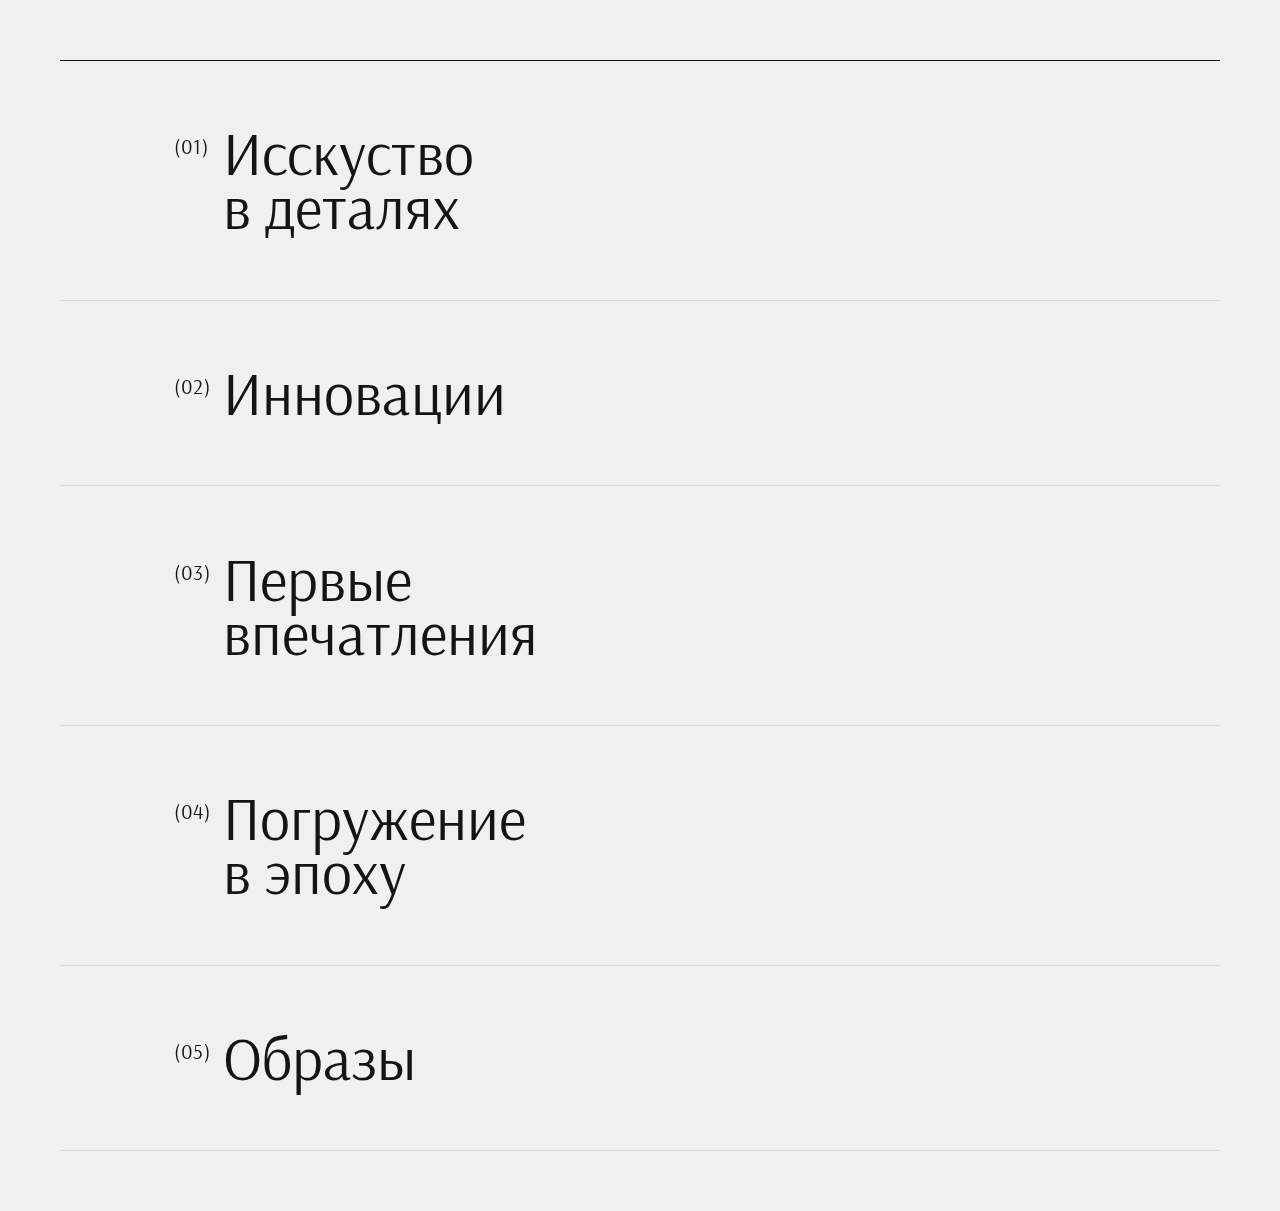
<file: CursorArt/project/index.html>
<!DOCTYPE html>
<html lang="en">
<head>
    <meta charset="UTF-8">
    <meta name="viewport" content="width=device-width, initial-scale=1.0">
    <title>Document</title>
    <link rel="stylesheet" href="css/main.css">
    <script src="js/app.js" defer></script>
</head>
<body>
    

    <div class="magic-list">

        <a href="#" class="magic-list__item">
            <div class="magic-list__header">Исскуство в деталях</div>
            <div class="cursor">
                <div class="cursor__image" style="background-image: url(img/1.jpg)"></div>
            </div>
        </a>
        <a href="#" class="magic-list__item">
            <div class="magic-list__header">Инновации</div>
            <div class="cursor">
                <div class="cursor__image" style="background-image: url(img/2.jpg)"></div>
            </div>
        </a>
        <a href="#" class="magic-list__item">
            <div class="magic-list__header">Первые впечатления</div>
            <div class="cursor">
                <div class="cursor__image" style="background-image: url(img/3.jpg)"></div>
            </div>
        </a>
        <a href="#" class="magic-list__item">
            <div class="magic-list__header">Погружение в эпоху</div>
            <div class="cursor">
                <div class="cursor__image" style="background-image: url(img/4.jpg)"></div>
            </div>
        </a>
        <a href="#" class="magic-list__item">
            <div class="magic-list__header">Образы</div>
            <div class="cursor">
                <div class="cursor__image" style="background-image: url(img/5.jpg)"></div>
            </div>
        </a>

    </div>




</body>
</html>
</file>
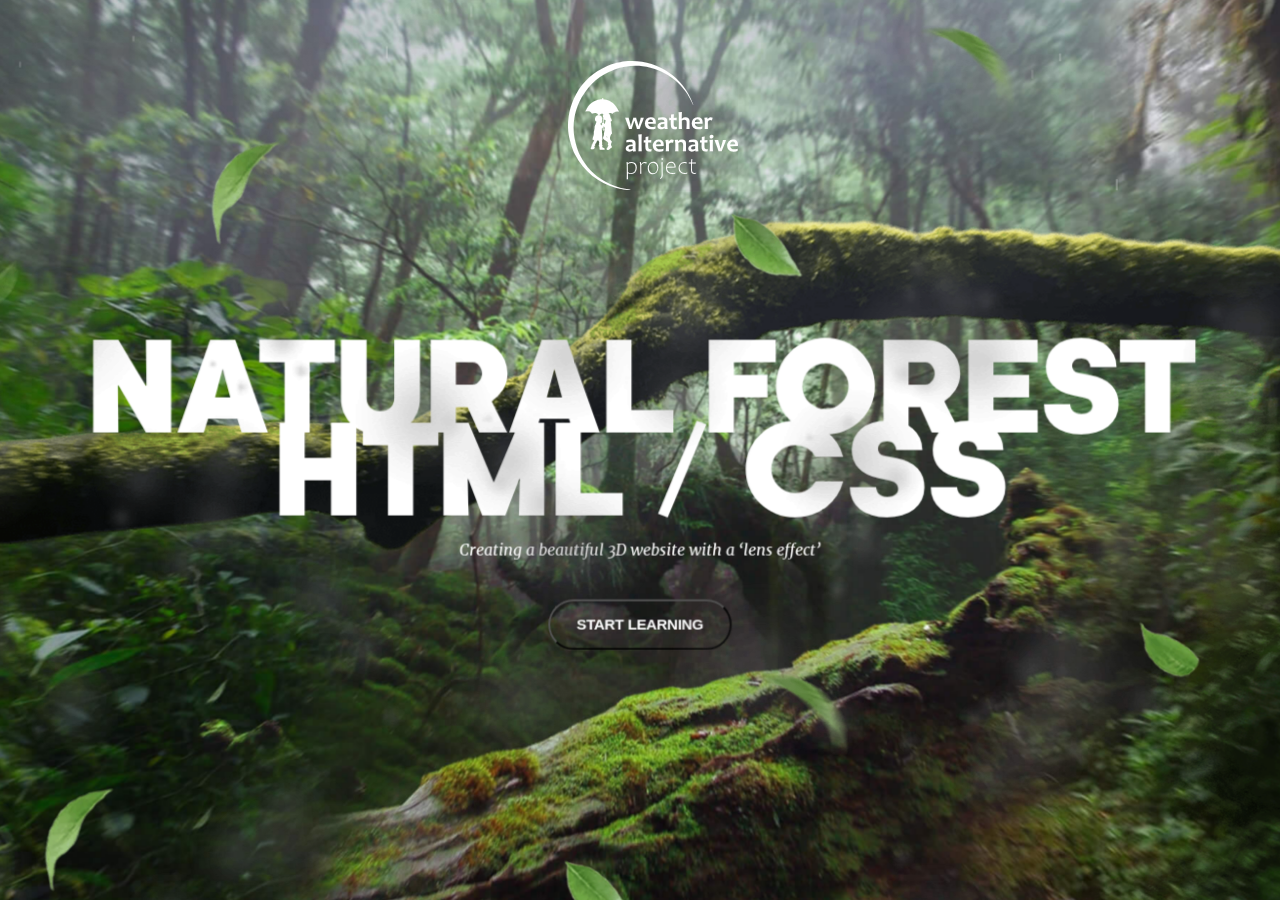
<file: Site_with_3D-parallax/project/index.html>
<!DOCTYPE html>
<html lang="en">
<head>
      <meta charset="UTF-8">
      <meta name="viewport" content="width=device-width, initial-scale=1.0">
      <title>Document</title>
      <link rel="stylesheet" href="css/main.css">
      <script src="js/app.js" defer></script>
      <script src="libs/rain.js" defer></script>
</head>
<body>

  <div class="logo" style="background-image: url(img/logo.svg);"></div>

  <section class="layers">
    <div class="layers__container">
      <div class="layers__item layer-1" style="background-image: url(img/layer-1.jpg);"></div>
      <div class="layers__item layer-2" style="background-image: url(img/layer-2.png);"></div>
      <div class="layers__item layer-3">
        <div class="hero-content">
          <h1>
            Natural Forest <span>HTML / CSS</span>
          </h1>
          <div class="hero-content__p">Creating a beautiful 3D website with a ‘lens effect’</div>
          <button class="button-start">Start learning</button>
        </div>
      </div>
      <div class="layers__item layer-4">
        <canvas class="rain"></canvas>
      </div>
      <div class="layers__item layer-5" style="background-image: url(img/layer-5.png);"></div>
      <div class="layers__item layer-6" style="background-image: url(img/layer-6.png);"></div>
    </div>
  </section>
</body>
</html>
</file>
<file: CursorArt/project/css/main.css>
* {
    margin: 0;
    padding: 0;
    box-sizing: border-box;
}
:root {
    --black: #141414;
    --index: calc(1vw + 1vh);
    --transition: 1.25s cubic-bezier(.2, .5, 0, 1);
    --transition-cursor: 2s cubic-bezier(.05, .5, 0, 1);
}
@font-face {
    font-family: arsenal_f;
    src: url(../fonts/arsenal-regular.woff2);
}

body {
    background-color: #f0f0f0;
}

.magic-list {
  font-family: arsenal_f, sans-serif;
  font-size: calc(var(--index)* 2.75 );
  padding: calc(var(--index)* 2.75 );
}

.magic-list__item {
/* cursor: none; */
color: var(--black);
text-decoration: none;
display: block;
line-height: .9;
padding: calc(var(--index)* 3) calc(var(--index)* 7.5);
border-bottom: 1px solid rgb(0 0 0 / .09);
counter-increment: my-counter;
}
.magic-list__item:first-child{
  border-top: 1.5px solid var(--black);
}
.magic-list__header {
  width: min-content;
  transition: transform var(--transition);
  will-change: transform;
} 

.magic-list__item::before {
	content: '(0' counter(my-counter) ')';
	position: absolute;
	font-size: calc(var(--index) * .95);
	margin-left: calc(var(--index) * -2.25);
	margin-top: calc(var(--index) / 2);
	letter-spacing: .5px;
	transition: transform var(--transition);
	transition-delay: .025s;
	will-change: transform;
}

.magic-list__item:hover  .magic-list__header, 
.magic-list__item:hover::before{
  transform: translate3d(calc(var(--index)* -5), 0, 0);
}

.cursor{
  --width: calc(var(--index)* 22);
  --height: calc(var(--index)* 14);
  position: fixed;
  width: var(--width);
  height: 0;
  top: calc(var(--height) * -.5);
  left: calc(var(--width) * -.5);
  overflow: hidden;
  transform: translate3d(var(--move-x), var(--move-y), 0);
  transition: transform var(--transition-cursor), height 1s ease;
  z-index: -1;
  will-change: transform;
}

.magic-list__item:hover .cursor{
  height: var(--height);
}

.magic-list__item:hover .cursor {
	height: var(--height);
}

.cursor__image{
  --cursor-transform: translate3d(calc(var(--move-x) / -5), calc(var(--move-y) / -5), 0);
  position: relative;
  width:calc(var(--width) * 2);
  height: calc(var(--height) * 2);
  top: calc(var(--height) * -.4);
  left: calc(var(--width) * -.25);
  background-size: cover;
  background-position: center;
  transform: var(--cursor-transform) scale(1.5);
  transition: transform var(--transition-cursor);
}


.magic-list__item:hover .cursor__image {
	transform: var(--cursor-transform) scale(1);
}
</file>
<file: Site_with_3D-parallax/project/css/main.css>
/* Apply general styles to all elements */
*{
  margin: 0;
  padding: 0;
  box-sizing: border-box;
}

/* Define root CSS variables */
:root{
  --index: calc(1vw + 1vh); /* A size variable dependent on viewport dimensions */
  --transition: 1.5s cubic-bezier(.05, .5, 0, 1); /* Transition timing for animations */
}

/* Import custom fonts */
@font-face {
  font-family: kamerik-3d;
  src: url(../fonts/kamerik205-heavy.woff2);
  font-weight: 900;
}
@font-face {
  font-family: merriweather-italic-3d;
  src: url(../fonts/merriweather-regular-italic.woff2);
}

/* Styles for the body element */
body{
  background-color: #000;
  color: #fff;
  font-family: kamerik-3d;
}
/* Styles for the logo */
.logo {
	--logo-size: calc(var(--index) * 7.8);
	width: var(--logo-size);
	height: var(--logo-size);
	background-repeat: no-repeat;
	position: absolute;
	left: calc(51% - calc(var(--logo-size) / 2));
	top: calc(var(--index) * 2.8);
	z-index: 1;
}
/* Container for the layers with perspective */
.layers{
  perspective: 1000px;
  overflow: hidden;
}
/* Container for layers with 3D transformations */
.layers__container{
  height: 100vh;
  min-height: 500px;
  transform-style: preserve-3d;
	/* Use CSS variables for rotation */
  transform: rotateX(var(--move-x)) rotateY(var(--move-y));
  will-change: transform; /* Performance optimization */
  transition: transform var(--transition);	/* Transition for smooth animation */
  
}
/* Common styles for all layer items */
.layers__item {
  position: absolute;
  inset: -5vw;
  background-size: cover;
  background-position: center;
  display: flex;
  align-items: center;
  justify-content: center;
  
}
/* Individual styles for each layer with different Z-transformations and scales */
.layer-1{
  transform: translateZ(-55px) scale(1.06);
}
.layer-2{
  transform: translateZ(80px) scale(.88);
}
.layer-3{
  transform: translateZ(180px)scale(.8);
}
.layer-4{
  transform: translateZ(190px)scale(.9);
}
.layer-5{
  transform: translateZ(300px)scale(.9);
}
.layer-6{
  transform: translateZ(380px);
}

/* Styles for the main content on a layer */
.hero-content{
  font-size: calc(var(--index)* 2.9);
  text-align: center;
  text-transform: uppercase;
  letter-spacing: calc(var(--index)* -.15);
  line-height: 1.35em;
  margin-top: calc(var(--index)* 5.5) ;
}
.hero-content span{
  display: block
}
.hero-content__p{
  text-transform: none;
  font-family: merriweather-italic-3d;
  letter-spacing: normal;
  font-size: calc(var(--index)* .73);
  line-height: 3;
}
/* Styles for the button */
.button-start{
  font-family: Arial;
  font-weight: 600;
  text-transform: uppercase;
  font-size: calc(var(--index)* .7);
  letter-spacing: -.02vw;
  padding: calc(var(--index)* .7) calc(var(--index)* 1.25);
  background-color: transparent;
  color: #fff;
  border-radius: 10em;
  border: rgb(255, 255, 255 / .4) 3px solid;
  outline: none;
  cursor: pointer;
}
/* Disable pointer events for specific layers */
.layer-4, .layer-5, .layer-6 {
	pointer-events: none;
}
</file>
